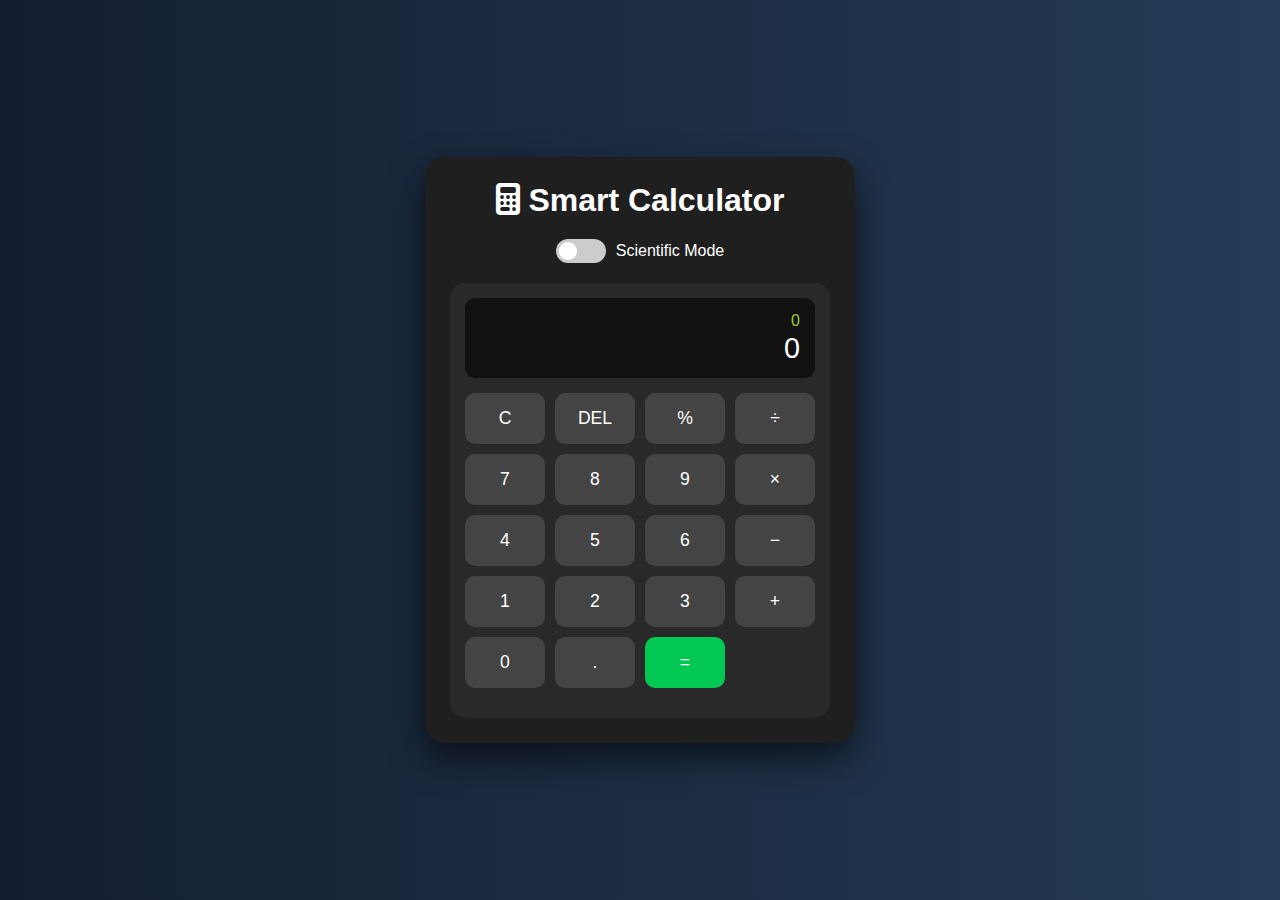
<file: TASK-1/index.html>
<!DOCTYPE html>
<html lang="en">
<head>
  <meta charset="UTF-8" />
  <meta name="viewport" content="width=device-width, initial-scale=1.0"/>
  <title>Calculator by Sireesha</title>
  <link rel="stylesheet" href="https://cdnjs.cloudflare.com/ajax/libs/font-awesome/6.5.0/css/all.min.css" />
  <link rel="stylesheet" href="style.css" />
</head>
<body>
  <div class="container">
    <h1><i class="fas fa-calculator"></i> Smart Calculator</h1>
    <div class="mode-toggle">
        <label class="switch">
          <input type="checkbox" id="modeSwitcher" aria-label="Toggle Scientific Mode" onchange="toggleMode()" />
          <span class="slider"></span>
        </label>
        <span class="mode-label">Scientific Mode</span>
      </div>
      
    <div class="calculator" id="calculatorBox">
      <div class="display">
        <div id="liveResult" class="live-result">0</div>
        <div id="expression" class="expression">0</div>
      </div>

      <div class="buttons simple" id="simpleButtons">
        <button onclick="clearDisplay()">C</button>
        <button onclick="deleteLast()">DEL</button>
        <button onclick="appendValue('%')">%</button>
        <button onclick="appendValue('/')">÷</button>

        <button onclick="appendValue('7')">7</button>
        <button onclick="appendValue('8')">8</button>
        <button onclick="appendValue('9')">9</button>
        <button onclick="appendValue('*')">×</button>

        <button onclick="appendValue('4')">4</button>
        <button onclick="appendValue('5')">5</button>
        <button onclick="appendValue('6')">6</button>
        <button onclick="appendValue('-')">−</button>

        <button onclick="appendValue('1')">1</button>
        <button onclick="appendValue('2')">2</button>
        <button onclick="appendValue('3')">3</button>
        <button onclick="appendValue('+')">+</button>

        <button onclick="appendValue('0')">0</button>
        <button onclick="appendValue('.')">.</button>
        <button class="equal" onclick="calculate()">=</button>
      </div>

      <div class="buttons scientific hidden" id="scientificButtons">
        <button onclick="appendValue('Math.PI')">π</button>
        <button onclick="appendValue('Math.E')">e</button>
        <button onclick="appendValue('Math.sqrt(')">√</button>
        <button onclick="appendValue('**2')">x²</button>

        <button onclick="appendValue('Math.sin(')">sin</button>
        <button onclick="appendValue('Math.cos(')">cos</button>
        <button onclick="appendValue('Math.tan(')">tan</button>
        <button onclick="appendValue('Math.log10(')">log</button>

        <button onclick="appendValue('Math.log(')">ln</button>
        <button onclick="appendValue('(')">(</button>
        <button onclick="appendValue(')')">)</button>
        <button onclick="appendValue('**')">xʸ</button>
      </div>
    </div>
  </div>
  <script src="script.js"></script>
</body>
</html>
</file>
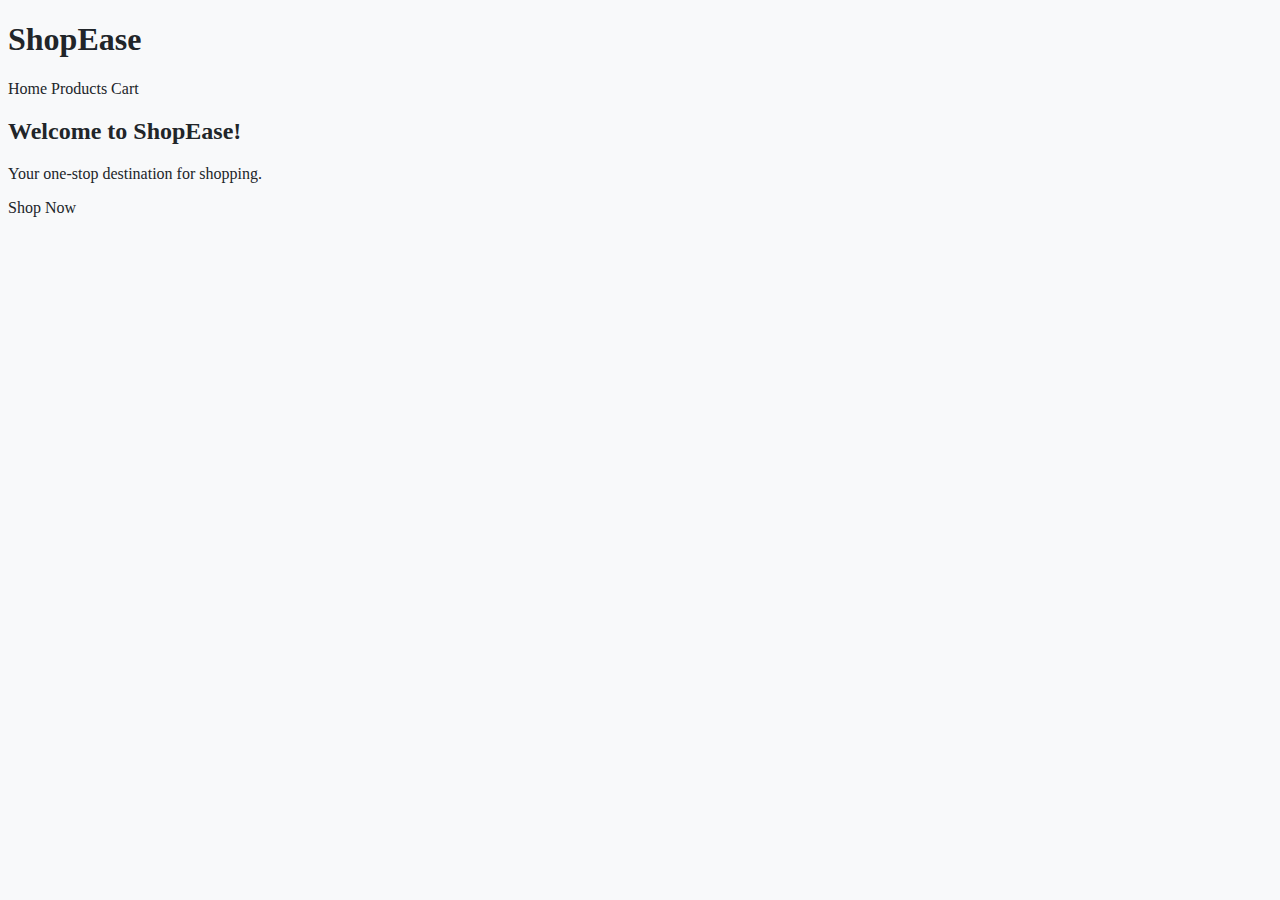
<file: TASK-2/index.html>
<!DOCTYPE html>
<html lang="en">
<head>
  <meta charset="UTF-8">
  <title>ShopEase</title>
  <link rel="stylesheet" href="/TASK-2/css/style.css">
</head>
<body>
  <header>
    <h1>ShopEase</h1>
    <nav>
      <a href="index.html">Home</a>
      <a href="product.html">Products</a>
      <a href="cart.html">Cart</a>
    </nav>
  </header>

  <main>
    <section id="hero">
      <h2>Welcome to ShopEase!</h2>
      <p>Your one-stop destination for shopping.</p>
      <a href="product.html" class="btn">Shop Now</a>
    </section>
  </main>

  <script src="js/main.js"></script>
</body>
</html>
</file>
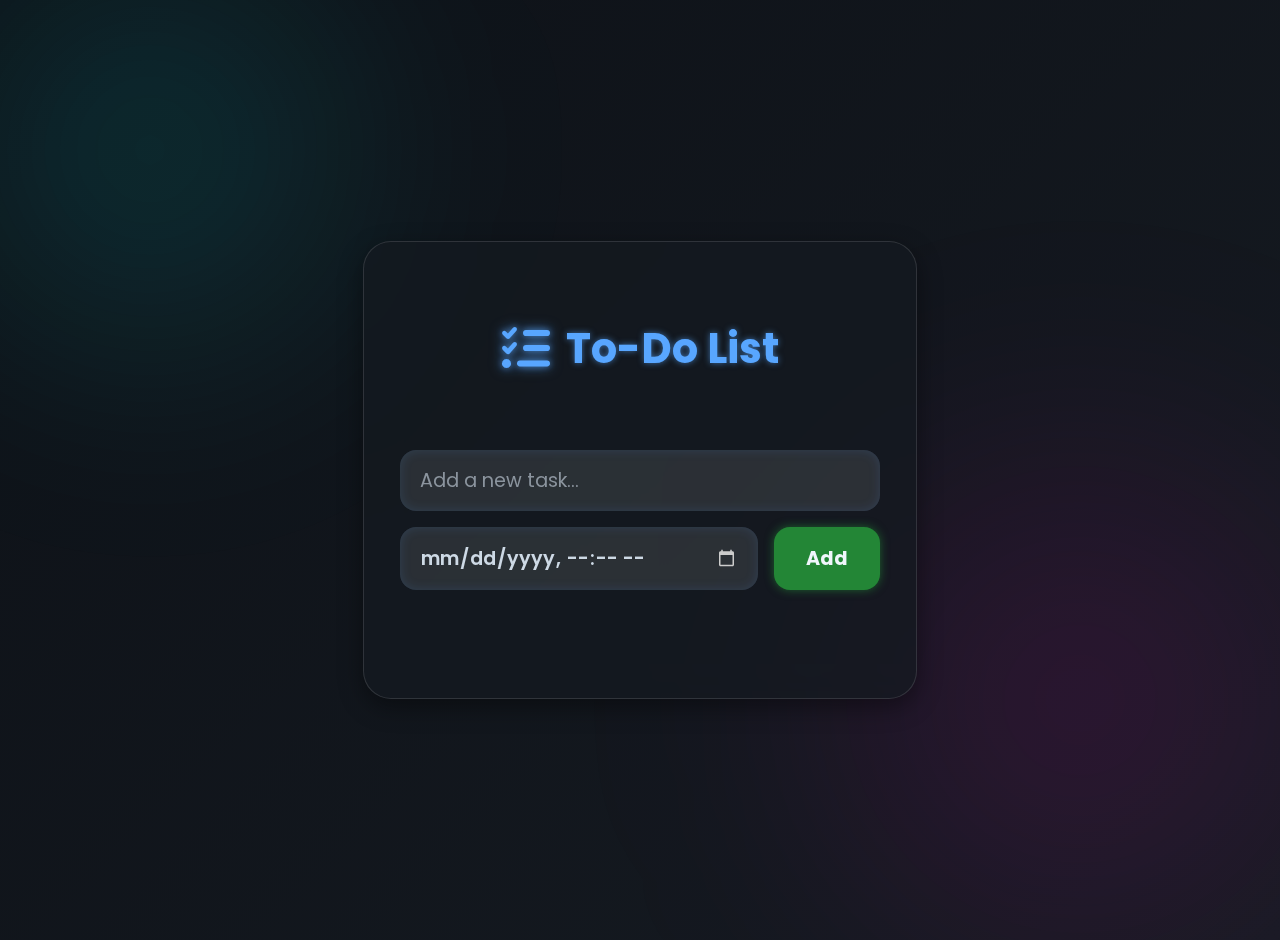
<file: TASK-3/index.html>
<!DOCTYPE html>
<html lang="en">
<head>
  <meta charset="UTF-8" />
  <meta name="viewport" content="width=device-width, initial-scale=1.0"/>
  <title>To-Do List App</title>
  <link rel="stylesheet" href="styles.css" />
  <link rel="stylesheet" href="https://cdnjs.cloudflare.com/ajax/libs/font-awesome/6.5.0/css/all.min.css"/>
</head>
<body>
    <div class="todo-container">
        <h2><i class="fas fa-list-check"></i> To-Do List</h2>
        <div class="input-section">
          <input
            type="text"
            id="taskInput"
            placeholder="Add a new task..."
            aria-label="Task description"
          />
          <input
            type="datetime-local"
            id="taskTime"
            aria-label="Task date and time"
          />
          <button id="addTaskBtn">Add</button>
        </div>
        <ul class="todo-list" id="todoList"></ul>
      </div>
  <script src="script.js"></script>
</body>
</html>
</file>
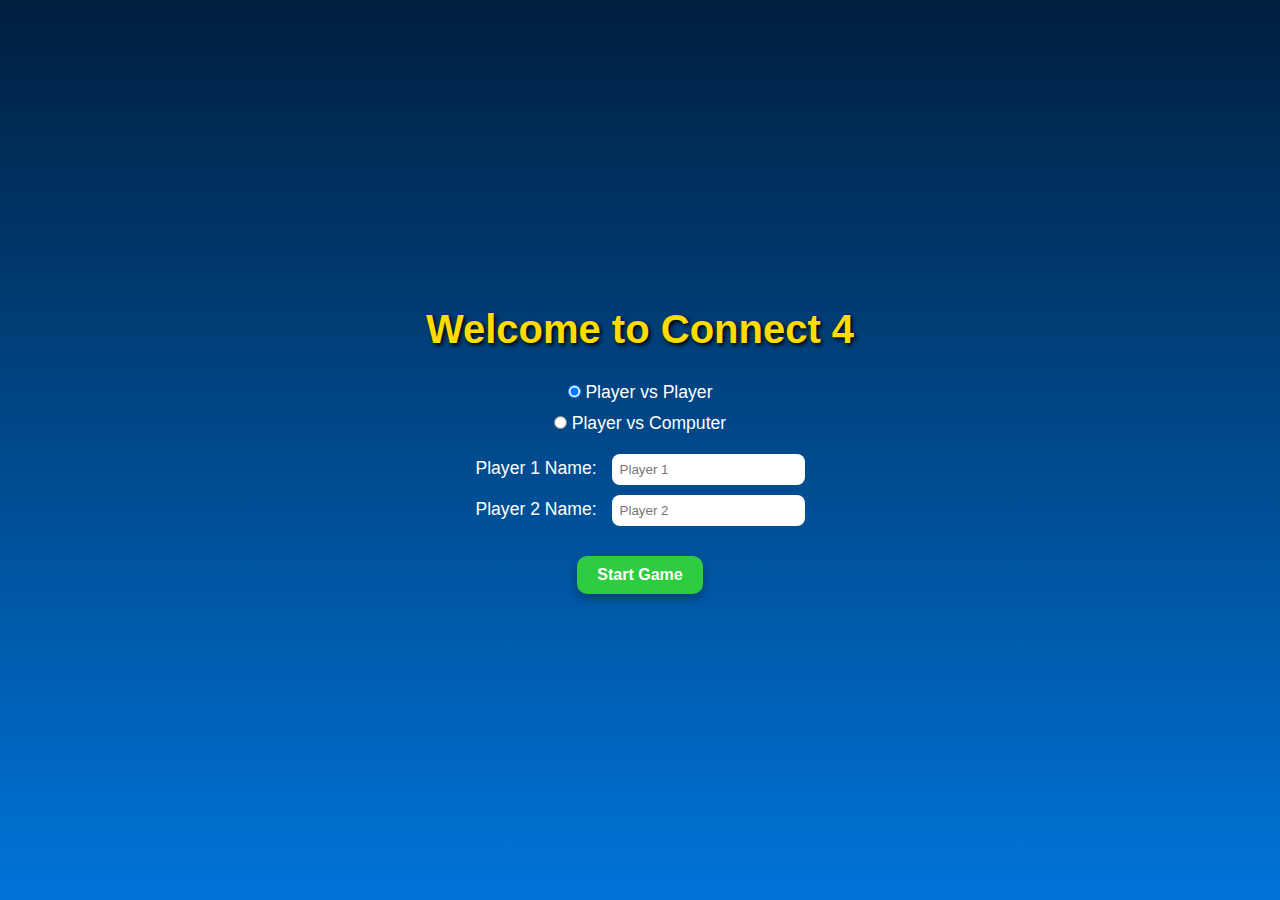
<file: TASK-4/index.html>
<!DOCTYPE html>
<html lang="en">
<head>
<meta charset="UTF-8" />
<meta name="viewport" content="width=device-width, initial-scale=1" />
<title>Connect 4 - Welcome</title>
<link rel="stylesheet" href="style.css" />


</head>
<body>
  <h1>Welcome to Connect 4</h1>

  <div>
    <label><input type="radio" name="mode" value="pvp" checked /> Player vs Player</label>
    <label><input type="radio" name="mode" value="pvc" /> Player vs Computer</label>
  </div>

  <div id="player-inputs">
    <label>
      Player 1 Name:
      <input type="text" id="player1" placeholder="Player 1" />
    </label>
    <label id="player2-label">
      Player 2 Name:
      <input type="text" id="player2" placeholder="Player 2" />
    </label>
  </div>

  <button id="startBtn">Start Game</button>

  <script>
    const modeRadios = document.querySelectorAll('input[name="mode"]');
    const player2Label = document.getElementById('player2-label');
    const player2Input = document.getElementById('player2');
    const startBtn = document.getElementById('startBtn');

    // Toggle player 2 input for PvC mode
    modeRadios.forEach(radio => {
      radio.addEventListener('change', () => {
        if (radio.value === 'pvc' && radio.checked) {
          player2Label.style.display = 'none';
          player2Input.value = 'Computer';
        } else {
          player2Label.style.display = 'block';
          player2Input.value = '';
        }
      });
    });

    startBtn.addEventListener('click', () => {
      const mode = document.querySelector('input[name="mode"]:checked').value;
      const player1 = document.getElementById('player1').value.trim() || 'Player 1';
      const player2 = mode === 'pvp' ? (document.getElementById('player2').value.trim() || 'Player 2') : 'Computer';

      // Save data to sessionStorage for use in game page
      sessionStorage.setItem('mode', mode);
      sessionStorage.setItem('player1', player1);
      sessionStorage.setItem('player2', player2);

      // Navigate to game page
      window.location.href = 'game.html';
    });
  </script>
</body>
</html>
</file>
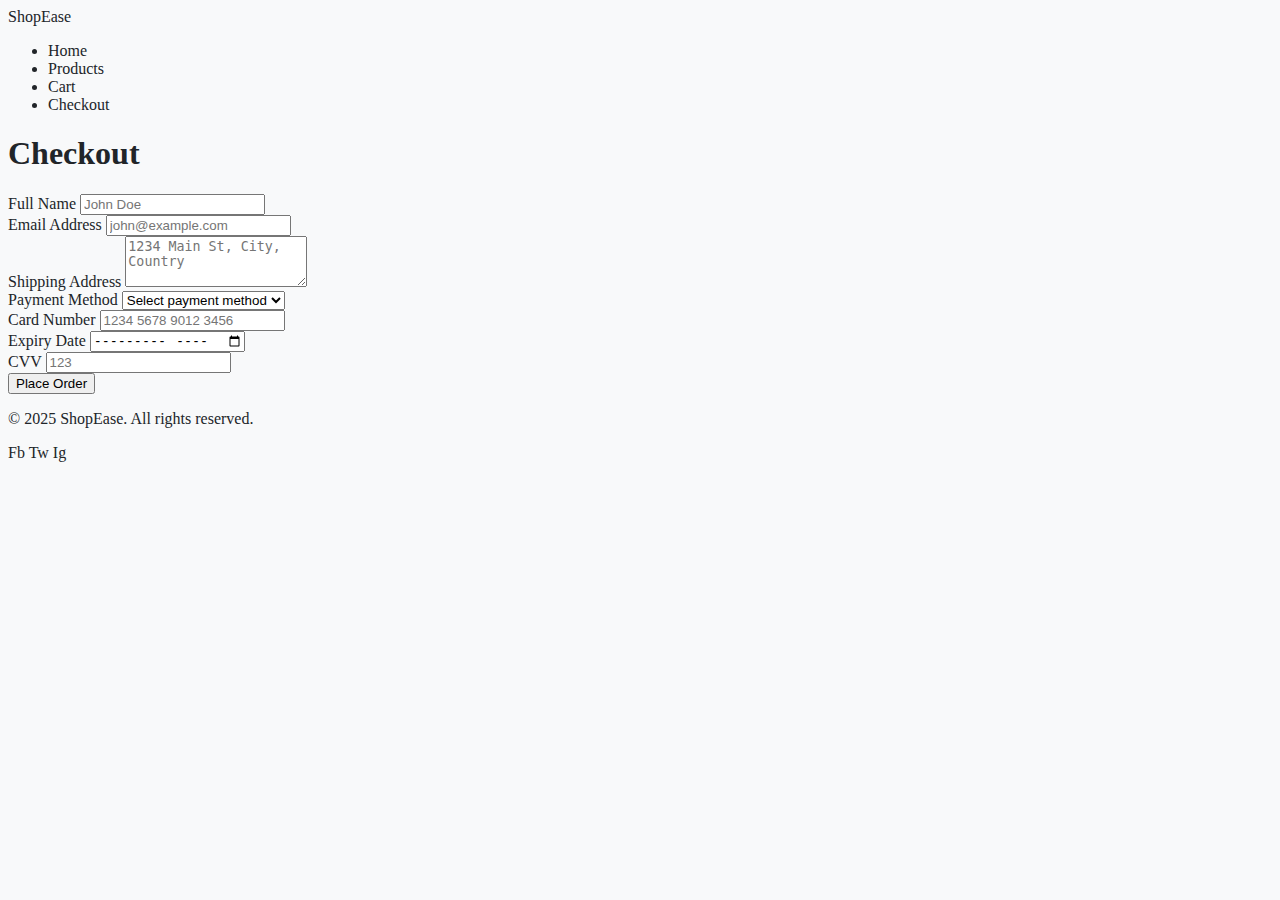
<file: TASK-2/checkout.html>
<!DOCTYPE html>
<html lang="en">
<head>
  <meta charset="UTF-8" />
  <meta name="viewport" content="width=device-width, initial-scale=1" />
  <title>ShopEase - Checkout</title>
  <link rel="stylesheet" href="/TASK-2/css/style.css" />
</head>
<body>
  <header>
    <div class="container">
      <div class="logo">ShopEase</div>
      <nav>
        <ul>
          <li><a href="index.html">Home</a></li>
          <li><a href="product.html">Products</a></li>
          <li><a href="cart.html">Cart</a></li>
          <li><a href="checkout.html" class="active-link">Checkout</a></li>
        </ul>
      </nav>
    </div>
  </header>

  <section class="checkout-page container">
    <h1>Checkout</h1>

    <form class="checkout-form">
      <div class="form-group">
        <label for="fullname">Full Name</label>
        <input type="text" id="fullname" name="fullname" placeholder="John Doe" required />
      </div>

      <div class="form-group">
        <label for="email">Email Address</label>
        <input type="email" id="email" name="email" placeholder="john@example.com" required />
      </div>

      <div class="form-group">
        <label for="address">Shipping Address</label>
        <textarea id="address" name="address" rows="3" placeholder="1234 Main St, City, Country" required></textarea>
      </div>

      <div class="form-group">
        <label for="payment-method">Payment Method</label>
        <select id="payment-method" name="payment-method" required>
          <option value="" disabled selected>Select payment method</option>
          <option value="credit-card">Credit/Debit Card</option>
          <option value="paypal">PayPal</option>
          <option value="cod">Cash on Delivery</option>
        </select>
      </div>

      <div class="form-group card-details hidden">
        <label for="card-number">Card Number</label>
        <input type="text" id="card-number" name="card-number" placeholder="1234 5678 9012 3456" />
      </div>

      <div class="form-group card-details hidden">
        <label for="expiry-date">Expiry Date</label>
        <input type="month" id="expiry-date" name="expiry-date" />
      </div>

      <div class="form-group card-details hidden">
        <label for="cvv">CVV</label>
        <input type="password" id="cvv" name="cvv" placeholder="123" maxlength="4" />
      </div>

      <button type="submit" class="btn-primary btn-submit">Place Order</button>
    </form>
  </section>

  <footer>
    <div class="container footer-content">
      <p>&copy; 2025 ShopEase. All rights reserved.</p>
      <div class="social-links">
        <a href="#" aria-label="Facebook">Fb</a>
        <a href="#" aria-label="Twitter">Tw</a>
        <a href="#" aria-label="Instagram">Ig</a>
      </div>
    </div>
  </footer>

  <script>
    // Show/hide credit card fields based on payment method selection
    const paymentMethod = document.getElementById('payment-method');
    const cardDetails = document.querySelectorAll('.card-details');

    paymentMethod.addEventListener('change', () => {
      if (paymentMethod.value === 'credit-card') {
        cardDetails.forEach(el => el.classList.remove('hidden'));
        cardDetails.forEach(el => el.querySelector('input').setAttribute('required', 'required'));
      } else {
        cardDetails.forEach(el => el.classList.add('hidden'));
        cardDetails.forEach(el => el.querySelector('input').removeAttribute('required'));
      }
    });
  </script>

  <script src="/TASK-2/js/main.js"></script>
</body>
</html>
</file>
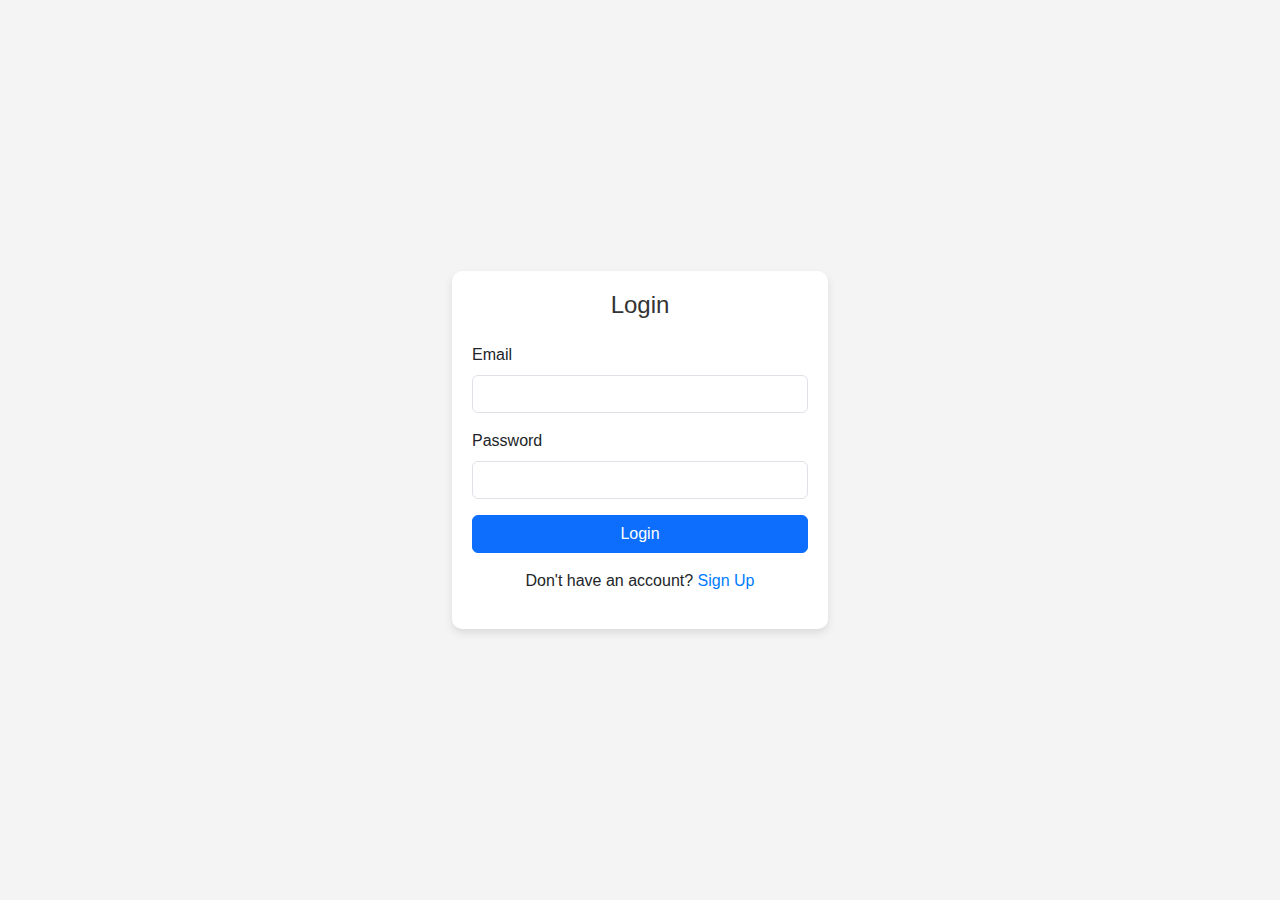
<file: TASK-2/login.html>
<!DOCTYPE html>
<html lang="en">
<head>
  <meta charset="UTF-8" />
  <meta name="viewport" content="width=device-width, initial-scale=1.0" />
  <title>Login</title>
  <!-- Bootstrap CSS -->
  <link href="https://cdn.jsdelivr.net/npm/bootstrap@5.3.0-alpha1/dist/css/bootstrap.min.css" rel="stylesheet" />
  <!-- Custom CSS -->
  <link rel="stylesheet" href="./css/login.css" />
</head>
<body>

  <div class="container">
    <div class="login-container">
      <h2 class="text-center mb-4">Login</h2>
      
      <form id="login-form" onsubmit="return validateForm(event)">
        <div class="mb-3">
          <label for="email" class="form-label">Email</label>
          <input type="email" class="form-control" id="email" required />
          <div id="email-error" class="error-message"></div>
        </div>
        
        <div class="mb-3">
          <label for="password" class="form-label">Password</label>
          <input type="password" class="form-control" id="password" required />
          <div id="password-error" class="error-message"></div>
        </div>
        
        <button type="submit" class="btn btn-primary w-100">Login</button>
        
        <div class="mt-3 text-center">
          <p>Don't have an account? <a href="signup.html">Sign Up</a></p>
        </div>
      </form>
    </div>
  </div>

  <!-- Bootstrap JS -->
  <script src="https://cdn.jsdelivr.net/npm/bootstrap@5.3.0-alpha1/dist/js/bootstrap.bundle.min.js"></script>
  <!-- Custom JS -->
  <script src="./js/login.js"></script>
  
</body>
</html>
</file>
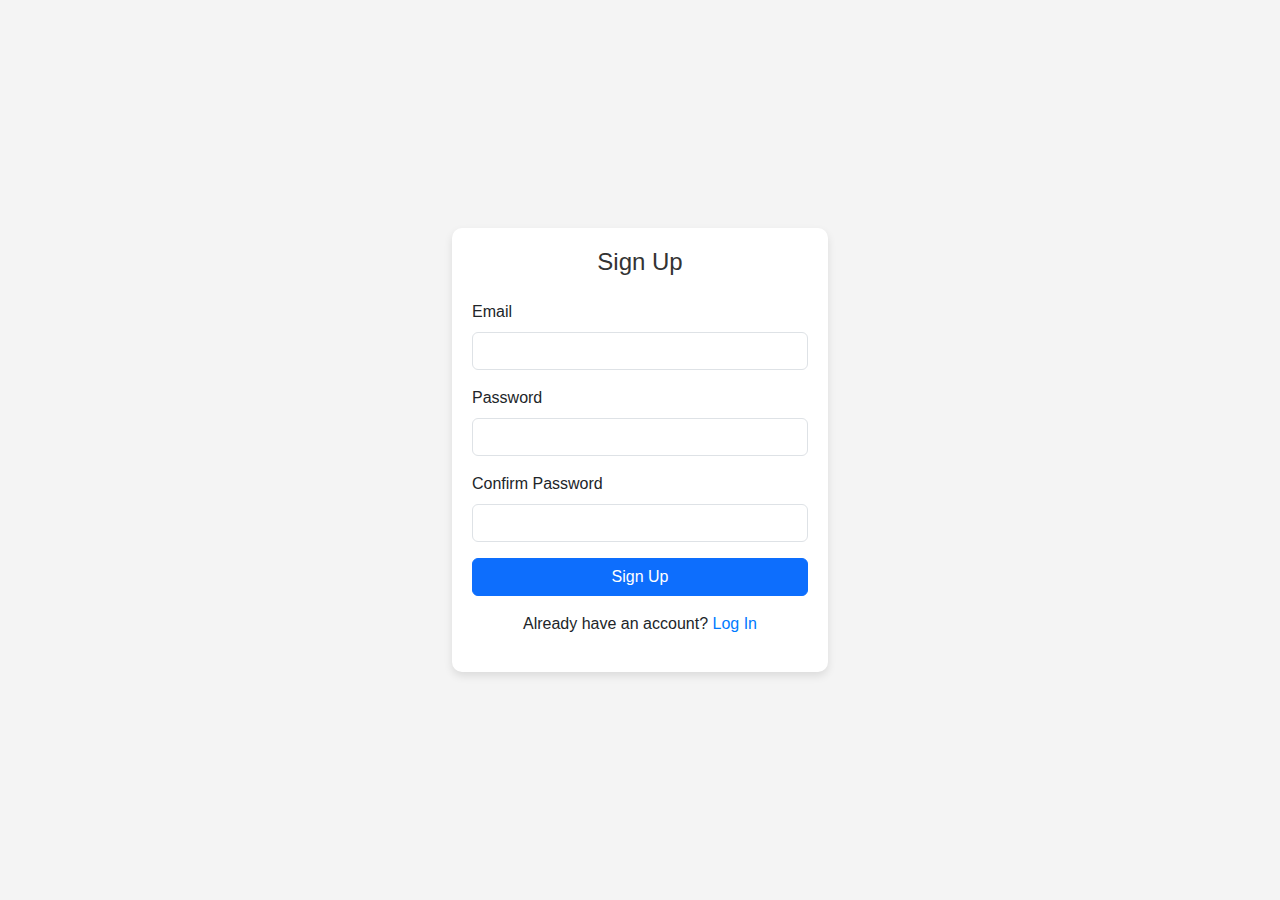
<file: TASK-2/signup.html>
<!DOCTYPE html>
<html lang="en">
<head>
  <meta charset="UTF-8" />
  <meta name="viewport" content="width=device-width, initial-scale=1.0" />
  <title>Sign Up</title>
  <!-- Bootstrap CSS -->
  <link href="https://cdn.jsdelivr.net/npm/bootstrap@5.3.0-alpha1/dist/css/bootstrap.min.css" rel="stylesheet" />
  <!-- Custom CSS -->
  <link rel="stylesheet" href="./css/signup.css" />
</head>
<body>

  <div class="container">
    <div class="signup-container">
      <h2 class="text-center mb-4">Sign Up</h2>

      <form id="signup-form" onsubmit="return validateForm(event)">
        <div class="mb-3">
          <label for="email" class="form-label">Email</label>
          <input type="email" class="form-control" id="email" required />
          <div id="email-error" class="error-message"></div>
        </div>

        <div class="mb-3">
          <label for="password" class="form-label">Password</label>
          <input type="password" class="form-control" id="password" required />
          <div id="password-error" class="error-message"></div>
        </div>

        <div class="mb-3">
          <label for="confirm-password" class="form-label">Confirm Password</label>
          <input type="password" class="form-control" id="confirm-password" required />
          <div id="confirm-password-error" class="error-message"></div>
        </div>

        <button type="submit" class="btn btn-primary w-100">Sign Up</button>

        <div class="mt-3 text-center">
          <p>Already have an account? <a href="login.html">Log In</a></p>
        </div>
      </form>
    </div>
  </div>

  <!-- Bootstrap JS -->
  <script src="https://cdn.jsdelivr.net/npm/bootstrap@5.3.0-alpha1/dist/js/bootstrap.bundle.min.js"></script>
  <!-- Custom JS -->
  <script src="./js/signup.js"></script>

</body>
</html>
</file>
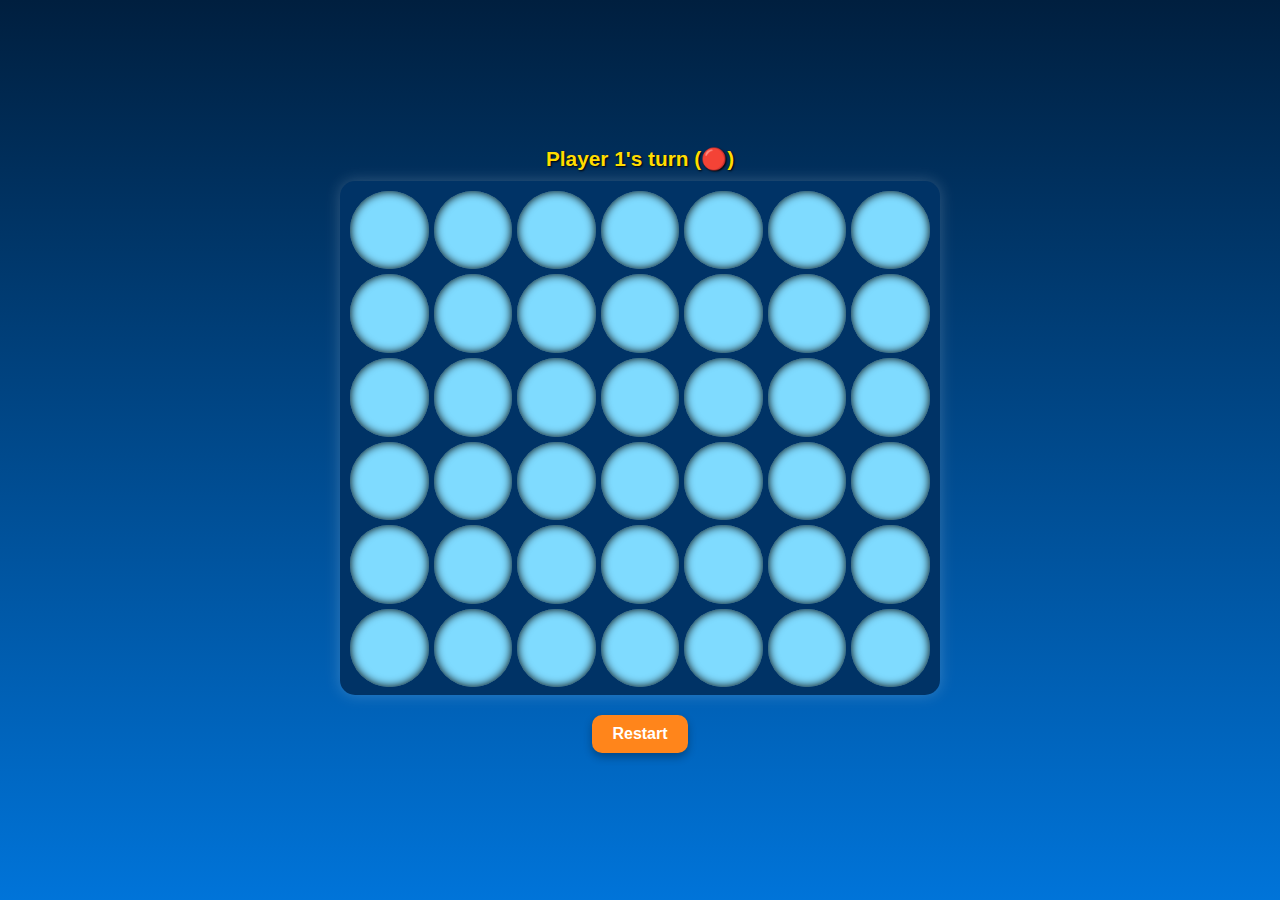
<file: TASK-4/game.html>
<!DOCTYPE html>
<html lang="en">
<head>
<meta charset="UTF-8" />
<meta name="viewport" content="width=device-width, initial-scale=1" />
<title>Connect 4 - Game</title>
<link rel="stylesheet" href="style.css" />


</head>
<body>

<h2 id="status"></h2>
<div id="board"></div>
<button id="restartBtn">Restart</button>

<script>
  const ROWS = 6, COLS = 7;
  let board = [];
  let currentPlayer = 1;
  let gameOver = false;

  const boardEl = document.getElementById('board');
  const statusEl = document.getElementById('status');
  const restartBtn = document.getElementById('restartBtn');

  // Retrieve player names and mode from sessionStorage
  const player1Name = sessionStorage.getItem('player1') || 'Player 1';
  const player2Name = sessionStorage.getItem('player2') || 'Player 2';
  const vsComputer = sessionStorage.getItem('mode') === 'pvc';

  function initBoard() {
    board = Array(ROWS).fill().map(() => Array(COLS).fill(0));
  }

  function createBoardUI() {
    boardEl.innerHTML = '';
    for (let r = 0; r < ROWS; r++) {
      for (let c = 0; c < COLS; c++) {
        const cell = document.createElement('div');
        cell.classList.add('cell');
        cell.dataset.row = r;
        cell.dataset.col = c;
        cell.addEventListener('click', () => handleClick(c));
        boardEl.appendChild(cell);
      }
    }
  }

  function handleClick(col) {
    if (gameOver) return;

    for (let r = ROWS - 1; r >= 0; r--) {
      if (board[r][col] === 0) {
        board[r][col] = currentPlayer;
        updateBoardUI();

        if (checkWin(r, col, currentPlayer)) {
          endGame(`${getPlayerName(currentPlayer)} wins! 🎉`);
          return;
        }
        if (checkDraw()) {
          endGame(`It's a draw!`);
          return;
        }

        currentPlayer = currentPlayer === 1 ? 2 : 1;
        updateStatus();

        if (vsComputer && currentPlayer === 2 && !gameOver) {
          setTimeout(computerMove, 600);
        }

        return;
      }
    }
  }

  function updateBoardUI() {
    for (let r = 0; r < ROWS; r++) {
      for (let c = 0; c < COLS; c++) {
        const idx = r * COLS + c;
        const cell = boardEl.children[idx];
        cell.classList.remove('player1', 'player2');
        if (board[r][c] === 1) cell.classList.add('player1');
        else if (board[r][c] === 2) cell.classList.add('player2');
      }
    }
  }

  function checkWin(row, col, player) {
    return (
      checkDirection(row, col, player, 0, 1) ||
      checkDirection(row, col, player, 1, 0) ||
      checkDirection(row, col, player, 1, 1) ||
      checkDirection(row, col, player, 1, -1)
    );
  }

  function checkDirection(row, col, player, deltaRow, deltaCol) {
    let count = 1;
    let r = row + deltaRow;
    let c = col + deltaCol;
    while (r >= 0 && r < ROWS && c >= 0 && c < COLS && board[r][c] === player) {
      count++;
      r += deltaRow;
      c += deltaCol;
    }
    r = row - deltaRow;
    c = col - deltaCol;
    while (r >= 0 && r < ROWS && c >= 0 && c < COLS && board[r][c] === player) {
      count++;
      r -= deltaRow;
      c -= deltaCol;
    }
    return count >= 4;
  }

  function checkDraw() {
    return board.every(row => row.every(cell => cell !== 0));
  }

  function updateStatus() {
    statusEl.textContent = `${getPlayerName(currentPlayer)}'s turn (${currentPlayer === 1 ? '🔴' : '🟢'})`;
  }

  function getPlayerName(player) {
    return player === 1 ? player1Name : player2Name;
  }

  function endGame(message) {
    statusEl.textContent = message;
    gameOver = true;

    // Save result in sessionStorage for result page
    sessionStorage.setItem('resultMessage', message);

    // After 2 seconds, navigate to results page
    setTimeout(() => {
      window.location.href = 'result.html';
    }, 2000);
  }

  function computerMove() {
    if (gameOver) return;

    const availableCols = [];
    for (let c = 0; c < COLS; c++) {
      if (board[0][c] === 0) availableCols.push(c);
    }

    if (availableCols.length === 0) return;

    const choice = availableCols[Math.floor(Math.random() * availableCols.length)];
    handleClick(choice);
  }

  restartBtn.addEventListener('click', () => {
    initBoard();
    createBoardUI();
    currentPlayer = 1;
    gameOver = false;
    updateStatus();
  });

  // Initialize game
  initBoard();
  createBoardUI();
  updateStatus();
</script>
</body>
</html>
</file>
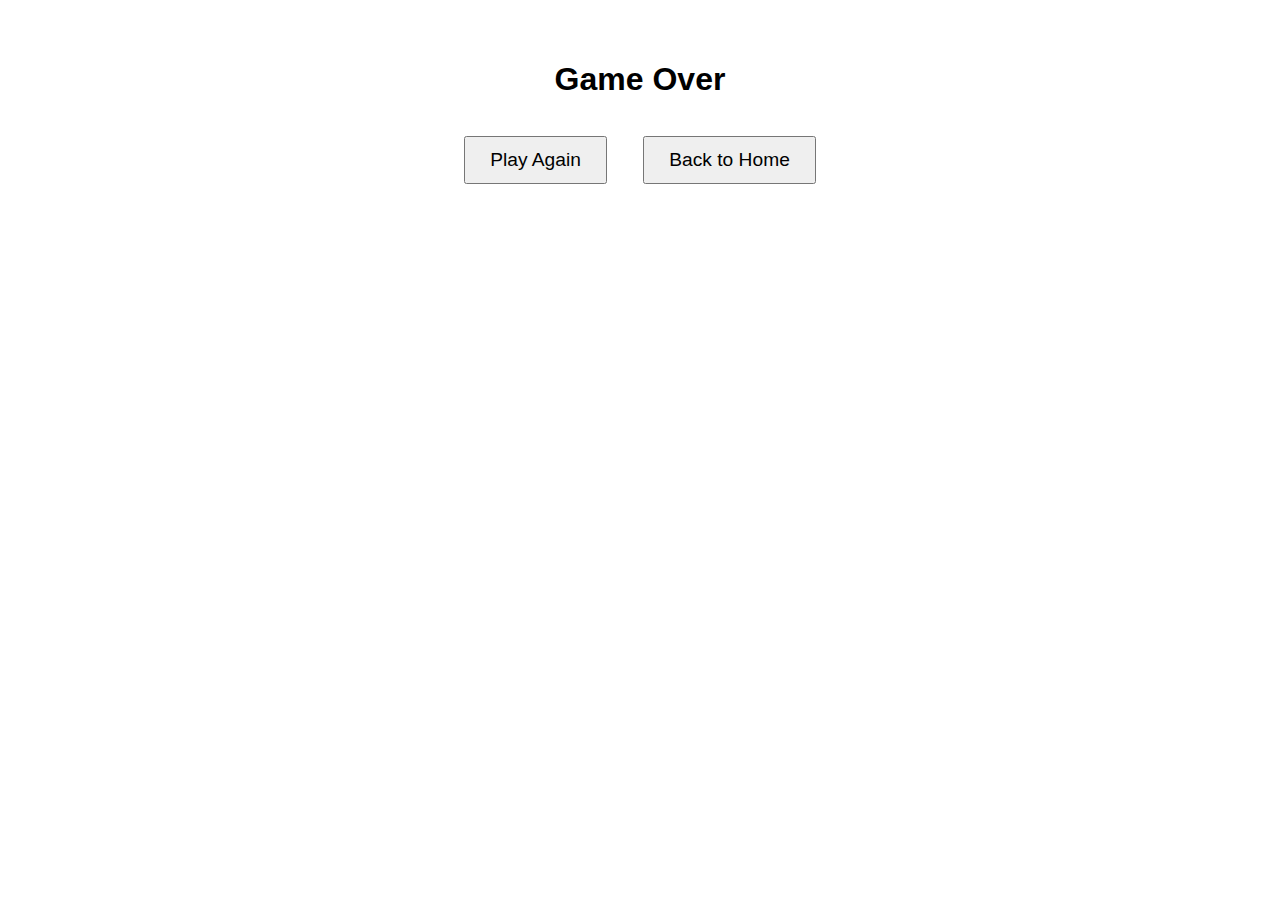
<file: TASK-4/result.html>
<!DOCTYPE html>
<html lang="en">
<head>
<meta charset="UTF-8" />
<meta name="viewport" content="width=device-width, initial-scale=1" />
<title>Connect 4 - Results</title>
<style>
  body { font-family: sans-serif; text-align: center; padding: 2rem; }
  h1 { font-size: 2rem; }
  button {
    margin: 1rem;
    padding: 0.7rem 1.5rem;
    font-size: 1.2rem;
    cursor: pointer;
  }
</style>
</head>
<body>
  <h1 id="resultMsg"></h1>

  <button id="playAgainBtn">Play Again</button>
  <button id="homeBtn">Back to Home</button>

  <script>
    const resultMsgEl = document.getElementById('resultMsg');
    const playAgainBtn = document.getElementById('playAgainBtn');
    const homeBtn = document.getElementById('homeBtn');

    const resultMessage = sessionStorage.getItem('resultMessage') || "Game Over";

    resultMsgEl.textContent = resultMessage;

    playAgainBtn.addEventListener('click', () => {
      // Go to game page again with same players and mode
      window.location.href = 'game.html';
    });

    homeBtn.addEventListener('click', () => {
      // Clear sessionStorage and go back to index
      sessionStorage.clear();
      window.location.href = 'index.html';
    });
  </script>
</body>
</html>
</file>
<file: TASK-1/style.css>
* {
  margin: 0;
  padding: 0;
  box-sizing: border-box;
}

body {
  background: linear-gradient(to right, #141e30, #243b55);
  font-family: 'Segoe UI', sans-serif;
  color: white;
  display: flex;
  justify-content: center;
  align-items: center;
  min-height: 100vh;
  text-align: center;
  padding: 20px;
}

.container {
  max-width: 430px;
  width: 100%;
  background: #1f1f1f;
  padding: 25px;
  border-radius: 20px;
  box-shadow: 0 15px 35px rgba(0, 0, 0, 0.6);

  /* Make container fit the viewport height */
  max-height: 90vh;
  display: flex;
  flex-direction: column;
  justify-content: space-between;
}

h1 {
  font-size: 2rem;
  margin-bottom: 20px;
}

.mode-toggle {
  display: flex;
  align-items: center;
  justify-content: center;
  margin-bottom: 20px;
}

.mode-label {
  margin-left: 10px;
  font-size: 1rem;
}

.switch {
  position: relative;
  display: inline-block;
  width: 50px;
  height: 24px;
}

.switch input {
  opacity: 0;
  width: 0;
  height: 0;
}

.slider {
  position: absolute;
  cursor: pointer;
  background-color: #ccc;
  border-radius: 34px;
  top: 0;
  left: 0;
  right: 0;
  bottom: 0;
  transition: 0.4s;
}

.slider:before {
  content: "";
  position: absolute;
  height: 18px;
  width: 18px;
  left: 3px;
  bottom: 3px;
  background-color: white;
  border-radius: 50%;
  transition: 0.4s;
}

input:checked + .slider {
  background-color: #9b59b6;
}

input:checked + .slider:before {
  transform: translateX(26px);
}

.calculator {
  background: #292929;
  border-radius: 15px;
  padding: 15px;
  transition: all 0.3s ease;

  /* Flex container for layout */
  display: flex;
  flex-direction: column;

  /* Limit height to fit screen */
  max-height: 65vh;
}

.display {
  background: #111;
  padding: 10px 15px;
  border-radius: 10px;
  margin-bottom: 15px;
  text-align: right;

  /* Fixed height for display */
  height: 80px;
  min-height: 80px;
  max-height: 80px;
  flex-shrink: 0;

  /* Align text vertically */
  display: flex;
  flex-direction: column;
  justify-content: center;

  /* Text wrapping */
  overflow-wrap: break-word;
  word-wrap: break-word;
  word-break: break-word;
}

.live-result {
  font-size: 1rem;
  color: #9acd32;
  min-height: 20px;
}

.expression {
  font-size: 1.8rem;
  color: #fff;
  word-wrap: break-word;
}

.buttons {
  display: grid;
  gap: 10px;
  margin-bottom: 15px;

  /* Allow buttons to grow and scroll */
  overflow-y: auto;
  flex-grow: 1;
}

.simple {
  grid-template-columns: repeat(4, 1fr);
  max-height: 300px; /* max height to prevent too large */
}

.scientific {
  grid-template-columns: repeat(4, 1fr);
  padding: 10px;
  background: #1e1e2f;
  border-radius: 12px;
  animation: fadeIn 0.4s ease-in-out;
  max-height: 200px;
  overflow-y: auto;
}

button {
  padding: 15px;
  border: none;
  border-radius: 10px;
  background: #444;
  color: white;
  font-size: 1.1rem;
  transition: 0.3s;
  cursor: pointer;
  user-select: none;
}

button:hover {
  background: #8e44ad;
}

button.equal {
  background: #00c853;
}

button.equal:hover {
  background: #00b342;
}

.hidden {
  display: none;
}

footer {
  display: flex;
  justify-content: center;
  align-items: center;
  padding: 12px 0;
  background-color: #1e1e2f; /* Dark background for contrast */
  color: #eee; /* Light text color */
  font-family: 'Segoe UI', Tahoma, Geneva, Verdana, sans-serif;
  font-size: 14px;
  gap: 6px;
  user-select: none;
}
footer .icon {
  font-size: 18px;
  color: #ff477e; /* Pinkish color for heart */
  display: inline-flex;
  align-items: center;
  justify-content: center;
}

footer strong {
  font-weight: 600;
  color: #fff; /* White for the name */
  margin-left: 2px;
}
/* Fade in animation for scientific panel */
@keyframes fadeIn {
  from {
    opacity: 0;
    transform: translateY(10px);
  }
  to {
    opacity: 1;
    transform: translateY(0);
  }
}
</file>
<file: TASK-2/css/style.css>
/* General Navbar Styles */
.navbar {
  background-color: #fff;
  box-shadow: 0 2px 4px rgba(0, 0, 0, 0.1);
}

.navbar-light .navbar-nav .nav-link {
  color: #555;
}

.navbar-light .navbar-nav .nav-link:hover {
  color: #007bff;
}

.navbar-toggler-icon {
  background-color: #007bff;
}

/* Light Theme (default) */
body {
  background-color: #f8f9fa;
  color: #212529;
}

a {
  text-decoration: none;
  color: inherit;
}

/* Dark Mode Styles */
body.dark-mode {
  background-color: #121212;
  color: #e0e0e0;
}

body.dark-mode .navbar {
  background-color: #333;
}

body.dark-mode .navbar-light .navbar-nav .nav-link {
  color: #e0e0e0;
}

body.dark-mode .navbar-light .navbar-nav .nav-link:hover {
  color: #00d0ff;
}

body.dark-mode #theme-toggle-btn {
  color: #fff;
}

/* Theme Toggle Button (for navbar) */
#theme-toggle-btn {
  cursor: pointer;
  padding: 10px;
  border: none;
  background: transparent;
  color: #333;
  font-size: 18px;
}

#theme-toggle-btn:hover {
  color: #007bff;
}

#theme-toggle-btn i {
  font-size: 24px;
}

/* For smaller screens (Mobile) */
@media (max-width: 767px) {
  .navbar .navbar-nav {
    text-align: center;
  }

  #theme-toggle-btn {
    font-size: 1.8rem;
  }
}
</file>
<file: TASK-3/styles.css>
@import url('https://fonts.googleapis.com/css2?family=Poppins:wght@400;600&display=swap');

/* Background: smooth dark gradient + gentle subtle glow bubbles */
body {
  margin: 0;
  min-height: 100vh;
  font-family: 'Poppins', sans-serif;
  background: linear-gradient(135deg, #0d1117, #161b22);
  display: flex;
  justify-content: center;
  align-items: center;
  padding: 20px;
  color: #e1e4e8;
  position: relative;
  overflow: hidden;
}

/* Soft glowing bubbles animation */
body::before {
  content: "";
  position: fixed;
  top: -150px;
  left: -150px;
  width: 600px;
  height: 600px;
  background: radial-gradient(circle, rgba(0, 255, 255, 0.15) 0%, transparent 70%);
  filter: blur(100px);
  animation: floatBubble 15s ease-in-out infinite alternate;
  z-index: -2;
}

body::after {
  content: "";
  position: fixed;
  bottom: -150px;
  right: -150px;
  width: 700px;
  height: 700px;
  background: radial-gradient(circle, rgba(255, 0, 204, 0.15) 0%, transparent 70%);
  filter: blur(120px);
  animation: floatBubbleReverse 18s ease-in-out infinite alternate;
  z-index: -2;
}

@keyframes floatBubble {
  0% { transform: translate(0, 0); }
  100% { transform: translate(40px, 40px); }
}

@keyframes floatBubbleReverse {
  0% { transform: translate(0, 0); }
  100% { transform: translate(-40px, -40px); }
}

/* Glass container with soft shadows & blur */
.todo-container {
  background: rgba(20, 25, 32, 0.75);
  border-radius: 28px;
  backdrop-filter: blur(15px);
  box-shadow:
    0 8px 24px rgba(0, 0, 0, 0.4);
  width: 100%;
  max-width: 480px;
  padding: 40px 36px;
  display: flex;
  flex-direction: column;
  gap: 36px;
  user-select: none;
  border: 1.5px solid rgba(255, 255, 255, 0.12);
  color: #e1e4e8;
}

/* Header */
.todo-container h2 {
  font-weight: 700;
  font-size: 2.6rem;
  display: flex;
  align-items: center;
  justify-content: center;
  gap: 16px;
  color: #58a6ff;
  text-shadow: 0 0 6px rgba(88, 166, 255, 0.6);
}

.todo-container h2 i {
  font-size: 3rem;
  color: #58a6ff;
  filter: drop-shadow(0 0 6px #58a6ff88);
}

/* Input Section */
.input-section {
  display: flex;
  gap: 16px;
  flex-wrap: wrap;
  justify-content: center;
}

.input-section input[type="text"],
.input-section input[type="datetime-local"] {
  flex-grow: 1;
  min-width: 160px;
  padding: 16px 20px;
  font-size: 1.2rem;
  border-radius: 16px;
  border: none;
  outline: none;
  background: rgba(255 255 255 / 0.1);
  color: #cdd9e5;
  box-shadow: inset 0 0 12px rgba(88, 166, 255, 0.15);
  transition: background 0.3s ease;
  font-weight: 600;
  font-family: 'Poppins', sans-serif;
  cursor: text;
}

.input-section input[type="text"]::placeholder,
.input-section input[type="datetime-local"]::placeholder {
  color: #8b949e;
  font-weight: 400;
}

.input-section input[type="text"]:focus,
.input-section input[type="datetime-local"]:focus {
  background: rgba(255 255 255 / 0.18);
  box-shadow: inset 0 0 18px #58a6ffbb;
  color: #e1e4e8;
}

.input-section input[type="datetime-local"]::-webkit-calendar-picker-indicator {
  filter: invert(0.8);
  cursor: pointer;
}

/* Button */
.input-section button {
  background: #238636;
  border: none;
  border-radius: 16px;
  padding: 16px 32px;
  font-weight: 700;
  font-size: 1.2rem;
  color: #f0f6fc;
  cursor: pointer;
  box-shadow:
    0 0 10px #238636aa;
  transition: background 0.3s ease, transform 0.25s ease;
  user-select: none;
  font-family: 'Poppins', sans-serif;
}

.input-section button:hover {
  background: #2ea043;
  transform: scale(1.05);
  box-shadow:
    0 0 20px #2ea043cc;
}

/* Task List */
ul.todo-list {
  list-style: none;
  max-height: 380px;
  overflow-y: auto;
  padding-right: 14px;
  display: flex;
  flex-direction: column;
  gap: 18px;
}

/* Scrollbar */
ul.todo-list::-webkit-scrollbar {
  width: 8px;
}

ul.todo-list::-webkit-scrollbar-thumb {
  background: #238636cc;
  border-radius: 20px;
  box-shadow: inset 0 0 6px #1b6e2f;
}

/* Task Item Card */
ul.todo-list li {
  background: rgba(255, 255, 255, 0.05);
  border-radius: 20px;
  padding: 20px 24px;
  box-shadow:
    0 2px 6px rgba(35, 134, 54, 0.3);
  display: flex;
  align-items: center;
  justify-content: space-between;
  color: #c9d1d9;
  font-weight: 600;
  font-size: 1.18rem;
  gap: 16px;
  transition: background 0.3s ease, transform 0.2s ease;
  user-select: text;
}

ul.todo-list li:hover {
  background: rgba(35, 134, 54, 0.15);
  transform: translateY(-3px);
  box-shadow:
    0 10px 20px rgba(35, 134, 54, 0.35);
}

ul.todo-list li.done {
  text-decoration: line-through;
  color: #6a9955aa;
  background: rgba(35, 134, 54, 0.1);
  box-shadow: none;
  opacity: 0.7;
}

/* Task Text + Date Container */
.task-text {
  flex: 1;
  display: flex;
  flex-direction: column;
  gap: 6px;
}

/* Date Time Pill */
.task-time {
  font-weight: 600;
  font-size: 0.9rem;
  background: rgba(35, 134, 54, 0.25);
  color: #bbf7d0;
  align-self: flex-start;
  padding: 6px 14px;
  border-radius: 40px;
  display: flex;
  align-items: center;
  gap: 8px;
  user-select: none;
  font-family: 'Poppins', sans-serif;
}

/* Clock Icon */
.task-time i {
  font-size: 1.1rem;
  color: #2ea043;
  filter: drop-shadow(0 0 6px #2ea043aa);
}

/* Buttons Container */
.todo-buttons {
  display: flex;
  gap: 20px;
  align-items: center;
  user-select: none;
}

/* Buttons Icons */
.todo-buttons i {
  font-size: 1.4rem;
  cursor: pointer;
  transition: color 0.3s ease, transform 0.2s ease;
  color: #238636cc;
}

.todo-buttons i:hover {
  color: #2ea043;
  transform: scale(1.2);
  filter: drop-shadow(0 0 6px #2ea043cc);
}

.fa-check {
  color: #2ea043cc;
  filter: drop-shadow(0 0 6px #2ea043cc);
}

.fa-check:hover {
  filter: drop-shadow(0 0 10px #2ea043ff);
}

.fa-trash {
  color: #bb4444cc;
  filter: drop-shadow(0 0 6px #bb4444cc);
}

.fa-trash:hover {
  filter: drop-shadow(0 0 10px #bb4444ff);
}

/* Responsive */
@media (max-width: 480px) {
  .input-section {
    flex-direction: column;
    gap: 12px;
  }

  ul.todo-list li {
    flex-direction: column;
    align-items: flex-start;
  }

  .todo-buttons {
    width: 100%;
    justify-content: flex-start;
  }
}
</file>
<file: TASK-4/style.css>
* {
    box-sizing: border-box;
    margin: 0;
    padding: 0;
  }
  
  html, body {
    height: 100%;
    font-family: 'Segoe UI', Tahoma, Geneva, Verdana, sans-serif;
    overflow: hidden;
    background: linear-gradient(to bottom, #001f3f, #0074D9);
    color: #fff;
  }
  
  /* Center Content */
  body {
    display: flex;
    flex-direction: column;
    justify-content: center;
    align-items: center;
    text-align: center;
  }
  
  /* Home Page (index.html) */
  h1 {
    margin-bottom: 20px;
    font-size: 2.5rem;
    color: #FFDC00;
    text-shadow: 2px 2px 4px #000;
  }
  
  label {
    font-size: 1.1rem;
    margin: 10px;
    display: block;
  }
  
  input[type="text"] {
    padding: 8px;
    border-radius: 8px;
    border: none;
    margin-left: 10px;
  }
  
  #startBtn {
    margin-top: 20px;
    padding: 10px 20px;
    background-color: #2ECC40;
    color: white;
    font-size: 1rem;
    font-weight: bold;
    border: none;
    border-radius: 10px;
    cursor: pointer;
    box-shadow: 0 4px 10px rgba(0, 0, 0, 0.3);
  }
  
  #startBtn:hover {
    background-color: #28a745;
  }
  
  /* Game Page (game.html) */
  #status {
    font-size: 1.3rem;
    margin-bottom: 10px;
    color: #FFDC00;
    text-shadow: 1px 1px 2px #000;
  }
  
  #board {
    display: grid;
    grid-template-columns: repeat(7, 1fr);
    gap: 5px;
    width: 90vw;
    max-width: 600px;
    aspect-ratio: calc(7 / 6);
    background-color: #003366;
    padding: 10px;
    border-radius: 15px;
    box-shadow: 0 0 15px rgba(255, 255, 255, 0.2);
  }
  
  .cell {
    width: 100%;
    aspect-ratio: 1/1;
    background-color: #7FDBFF;
    border-radius: 50%;
    box-shadow: inset 0 0 10px #000;
    transition: background-color 0.3s ease, transform 0.2s ease;
    cursor: pointer;
  }
  
  .cell.player1 {
    background-color: #FF4136;
  }
  
  .cell.player2 {
    background-color: #2ECC40;
  }
  
  .cell:hover {
    transform: scale(1.05);
  }
  
  #restartBtn {
    margin-top: 20px;
    padding: 10px 20px;
    background-color: #FF851B;
    color: white;
    font-size: 1rem;
    font-weight: bold;
    border: none;
    border-radius: 10px;
    cursor: pointer;
    box-shadow: 0 4px 8px rgba(0,0,0,0.3);
  }
  
  #restartBtn:hover {
    background-color: #ff9f40;
  }
  
  /* Result Page (result.html) */
  #result-container {
    display: flex;
    flex-direction: column;
    justify-content: center;
    align-items: center;
    height: 100%;
  }
  
  #resultMsg {
    font-size: 2rem;
    margin-bottom: 30px;
    color: #FFDC00;
    text-shadow: 2px 2px 5px #000;
  }
  
  #playAgainBtn, #homeBtn {
    margin: 10px;
    padding: 12px 24px;
    border: none;
    border-radius: 10px;
    font-size: 1rem;
    font-weight: bold;
    cursor: pointer;
    box-shadow: 0 4px 8px rgba(0,0,0,0.3);
    transition: background-color 0.3s ease;
  }
  
  #playAgainBtn {
    background-color: #2ECC40;
    color: white;
  }
  
  #playAgainBtn:hover {
    background-color: #28a745;
  }
  
  #homeBtn {
    background-color: #0074D9;
    color: white;
  }
  
  #homeBtn:hover {
    background-color: #005fa3;
  }
  
  /* Responsive font sizing */
  @media (max-width: 500px) {
    h1 {
      font-size: 2rem;
    }
  
    #status, #resultMsg {
      font-size: 1.2rem;
    }
  
    #startBtn, #restartBtn, #playAgainBtn, #homeBtn {
      padding: 8px 16px;
      font-size: 0.9rem;
    }
  }
</file>
<file: TASK-2/css/login.css>
body {
    background-color: #f4f4f4;
    font-family: Arial, sans-serif;
    display: flex;
    justify-content: center;
    align-items: center;
    height: 100vh;
  }
  
  .container {
    max-width: 400px;
  }
  
  .login-container {
    background-color: white;
    padding: 20px;
    border-radius: 10px;
    box-shadow: 0 4px 8px rgba(0, 0, 0, 0.1);
  }
  
  h2 {
    color: #333;
    font-size: 1.5em;
  }
  
  .error-message {
    color: red;
    font-size: 0.875em;
  }
  
  a {
    text-decoration: none;
    color: #007bff;
  }
  
  a:hover {
    text-decoration: underline;
  }
</file>
<file: TASK-2/css/signup.css>
body {
    background-color: #f4f4f4;
    font-family: Arial, sans-serif;
    display: flex;
    justify-content: center;
    align-items: center;
    height: 100vh;
  }
  
  .container {
    max-width: 400px;
  }
  
  .signup-container {
    background-color: white;
    padding: 20px;
    border-radius: 10px;
    box-shadow: 0 4px 8px rgba(0, 0, 0, 0.1);
  }
  
  h2 {
    color: #333;
    font-size: 1.5em;
  }
  
  .error-message {
    color: red;
    font-size: 0.875em;
  }
  
  a {
    text-decoration: none;
    color: #007bff;
  }
  
  a:hover {
    text-decoration: underline;
  }
</file>
